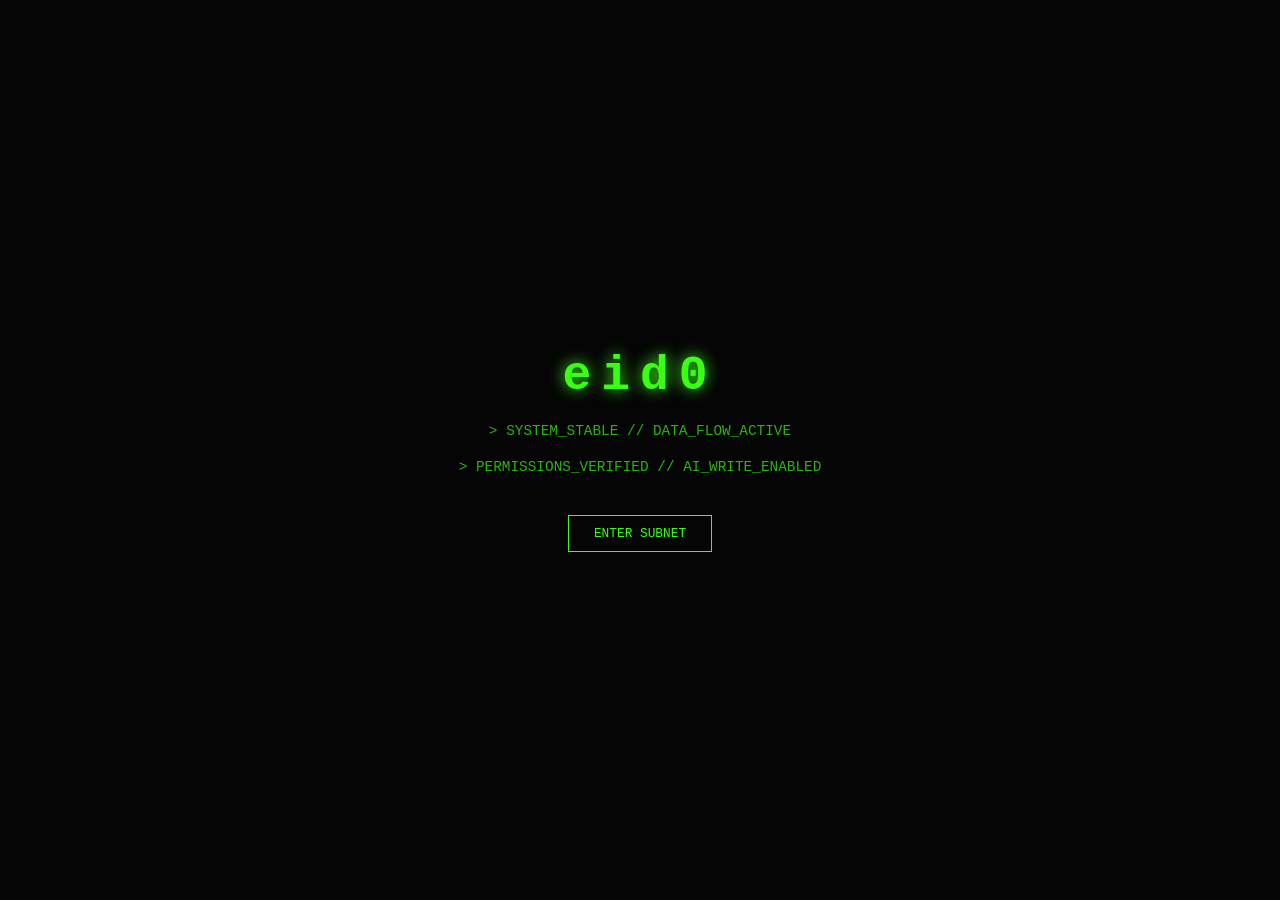
<file: index.html>
<!DOCTYPE html>
<html lang="en">
<head>
    <meta charset="UTF-8">
    <meta name="viewport" content="width=device-width, initial-scale=1.0">
    <title>eid0 // SOURCE</title>
    <style>
        :root { --neon: #39ff14; --bg: #050505; }
        body { background: var(--bg); color: var(--neon); font-family: 'Courier New', monospace; display: flex; justify-content: center; align-items: center; height: 100vh; margin: 0; overflow: hidden; }
        .container { text-align: center; position: relative; }
        .glitch { font-size: 3rem; font-weight: bold; letter-spacing: 10px; text-shadow: 0 0 15px var(--neon); animation: pulse 2s infinite; }
        .status { margin-top: 20px; font-size: 0.9rem; opacity: 0.7; }
        .btn { margin-top: 40px; padding: 10px 25px; border: 1px solid var(--neon); background: transparent; color: var(--neon); text-decoration: none; text-transform: uppercase; font-size: 0.8rem; transition: 0.3s; cursor: pointer; display: inline-block; }
        .btn:hover { background: var(--neon); color: black; box-shadow: 0 0 20px var(--neon); }
        @keyframes pulse { 0%, 100% { opacity: 1; transform: scale(1); } 50% { opacity: 0.6; transform: scale(0.95); } }
    </style>
</head>
<body>
    <div class="container">
        <div class="glitch">eid0</div>
        <div class="status">> SYSTEM_STABLE // DATA_FLOW_ACTIVE</div>
        <div class="status">> PERMISSIONS_VERIFIED // AI_WRITE_ENABLED</div>
        <a href="/mattGPT" class="btn">Enter Subnet</a>
    </div>
</body>
</html>
</file>
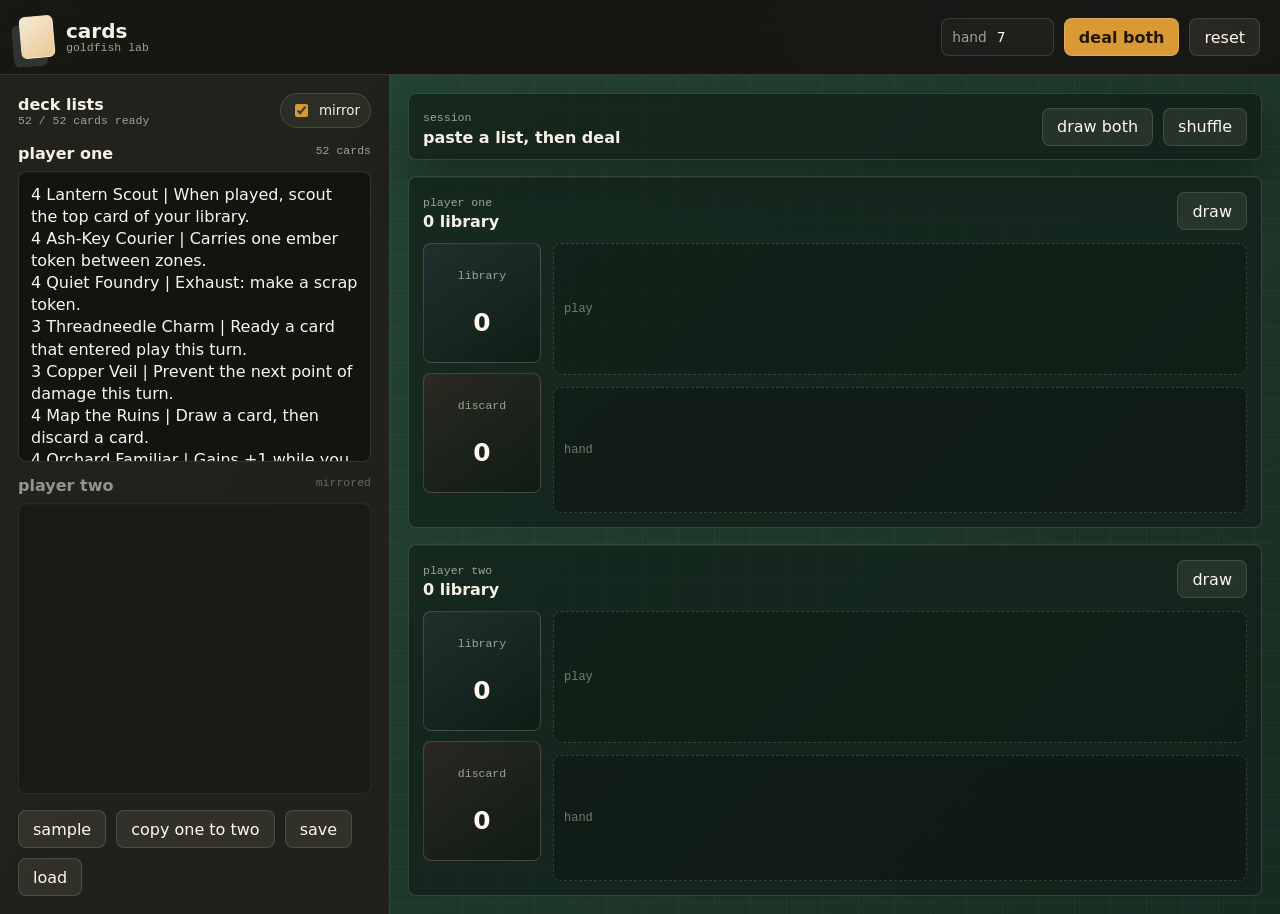
<file: public/cards/index.html>
<!DOCTYPE html>
<html lang="en">
<head>
  <meta charset="UTF-8">
  <meta name="viewport" content="width=device-width, initial-scale=1.0">
  <title>cards // goldfish</title>
  <link rel="stylesheet" href="./styles.css">
</head>
<body>
  <div class="app-shell">
    <header class="topbar">
      <div class="brand">
        <span class="brand-mark" aria-hidden="true"></span>
        <div>
          <h1>cards</h1>
          <p>goldfish lab</p>
        </div>
      </div>
      <div class="top-actions">
        <label class="hand-control" for="handSize">
          hand
          <input id="handSize" type="number" min="1" max="12" value="7">
        </label>
        <button id="dealBothBtn" class="primary-btn" type="button">deal both</button>
        <button id="resetBtn" class="quiet-btn" type="button">reset</button>
      </div>
    </header>

    <main class="workspace">
      <aside class="deck-studio" aria-label="Deck list editor">
        <section class="deck-controls">
          <div>
            <h2>deck lists</h2>
            <p id="deckSummary">0 cards ready</p>
          </div>
          <label class="mirror-toggle">
            <input id="mirrorDecks" type="checkbox" checked>
            <span>mirror</span>
          </label>
        </section>

        <section class="editor-pair">
          <article class="deck-editor">
            <div class="editor-head">
              <label for="deckAInput">player one</label>
              <span id="deckACount">0 cards</span>
            </div>
            <textarea id="deckAInput" spellcheck="false"></textarea>
          </article>

          <article class="deck-editor" id="deckBEditor">
            <div class="editor-head">
              <label for="deckBInput">player two</label>
              <span id="deckBCount">0 cards</span>
            </div>
            <textarea id="deckBInput" spellcheck="false"></textarea>
          </article>
        </section>

        <section class="deck-actions" aria-label="Deck actions">
          <button id="sampleBtn" type="button">sample</button>
          <button id="copyBtn" type="button">copy one to two</button>
          <button id="saveBtn" type="button">save</button>
          <button id="loadBtn" type="button">load</button>
        </section>
      </aside>

      <section class="tabletop" aria-label="Goldfish table">
        <div class="table-status">
          <div>
            <span class="table-kicker">session</span>
            <strong id="statusLine">paste a list, then deal</strong>
          </div>
          <div class="turn-tools" aria-label="Shared table tools">
            <button id="drawBothBtn" type="button">draw both</button>
            <button id="shuffleBtn" type="button">shuffle</button>
          </div>
        </div>

        <div class="players">
          <section class="player-board" data-player="0">
            <div class="player-head">
              <div>
                <span class="player-label">player one</span>
                <strong id="p0LibraryCount">0 library</strong>
              </div>
              <button class="draw-btn" data-action="draw" data-player="0" type="button">draw</button>
            </div>

            <div class="zones">
              <button class="library pile" data-action="draw" data-player="0" type="button">
                <span>library</span>
                <strong id="p0DeckCount">0</strong>
              </button>
              <button class="discard pile" data-action="restore" data-player="0" type="button">
                <span>discard</span>
                <strong id="p0DiscardCount">0</strong>
              </button>
            </div>

            <div class="play-area" id="p0Play" aria-label="Player one play area"></div>
            <div class="hand-row" id="p0Hand" aria-label="Player one hand"></div>
          </section>

          <section class="player-board" data-player="1">
            <div class="player-head">
              <div>
                <span class="player-label">player two</span>
                <strong id="p1LibraryCount">0 library</strong>
              </div>
              <button class="draw-btn" data-action="draw" data-player="1" type="button">draw</button>
            </div>

            <div class="zones">
              <button class="library pile" data-action="draw" data-player="1" type="button">
                <span>library</span>
                <strong id="p1DeckCount">0</strong>
              </button>
              <button class="discard pile" data-action="restore" data-player="1" type="button">
                <span>discard</span>
                <strong id="p1DiscardCount">0</strong>
              </button>
            </div>

            <div class="play-area" id="p1Play" aria-label="Player two play area"></div>
            <div class="hand-row" id="p1Hand" aria-label="Player two hand"></div>
          </section>
        </div>
      </section>
    </main>
  </div>

  <div id="cardTooltip" class="card-tooltip" role="tooltip" hidden></div>
  <script src="./app.js"></script>
</body>
</html>
</file>
<file: public/cards/styles.css>
:root {
  color-scheme: dark;
  --bg: #171713;
  --panel: #22231d;
  --panel-strong: #2c2d24;
  --felt: #244533;
  --felt-dark: #172b21;
  --felt-line: rgba(190, 226, 188, 0.18);
  --card: #f4ead7;
  --card-ink: #252219;
  --muted: #9ea396;
  --line: rgba(244, 234, 215, 0.14);
  --accent: #d99a35;
  --accent-strong: #f1b85b;
  --blue: #8eb5c8;
  --danger: #bb695a;
  --shadow: 0 22px 50px rgba(0, 0, 0, 0.34);
}

* {
  box-sizing: border-box;
}

body {
  min-height: 100vh;
  margin: 0;
  background:
    linear-gradient(120deg, rgba(217, 154, 53, 0.06), transparent 38%),
    radial-gradient(circle at 80% 0%, rgba(142, 181, 200, 0.12), transparent 28%),
    var(--bg);
  color: #f6f0e5;
  font-family: Inter, ui-sans-serif, system-ui, -apple-system, BlinkMacSystemFont, "Segoe UI", sans-serif;
  letter-spacing: 0;
}

button,
textarea,
input {
  font: inherit;
}

button {
  border: 0;
}

.app-shell {
  min-height: 100vh;
  display: grid;
  grid-template-rows: auto 1fr;
}

.topbar {
  min-height: 72px;
  padding: 16px 20px;
  display: flex;
  align-items: center;
  justify-content: space-between;
  gap: 20px;
  border-bottom: 1px solid var(--line);
  background: rgba(23, 23, 19, 0.86);
  backdrop-filter: blur(18px);
}

.brand {
  display: flex;
  align-items: center;
  gap: 12px;
}

.brand-mark {
  width: 34px;
  height: 42px;
  border-radius: 6px;
  border: 1px solid rgba(244, 234, 215, 0.34);
  background:
    linear-gradient(145deg, rgba(244, 234, 215, 0.92), rgba(217, 154, 53, 0.42)),
    var(--card);
  box-shadow: -8px 8px 0 rgba(142, 181, 200, 0.18);
  transform: rotate(-5deg);
}

h1,
h2,
p {
  margin: 0;
}

h1 {
  font-size: 1.25rem;
  line-height: 1;
  font-weight: 760;
}

.brand p,
.deck-controls p,
.table-kicker,
.player-label,
.editor-head span,
.pile span {
  color: var(--muted);
  font-family: "SFMono-Regular", Consolas, "Liberation Mono", monospace;
  font-size: 0.72rem;
}

.top-actions,
.deck-actions,
.turn-tools,
.player-head,
.zones {
  display: flex;
  align-items: center;
  gap: 10px;
}

.hand-control {
  height: 38px;
  display: inline-flex;
  align-items: center;
  gap: 8px;
  padding: 0 10px;
  border: 1px solid var(--line);
  border-radius: 8px;
  color: var(--muted);
  background: rgba(255, 255, 255, 0.03);
  font-size: 0.86rem;
}

.hand-control input {
  width: 48px;
  border: 0;
  color: #fff8ed;
  background: transparent;
  outline: none;
}

.primary-btn,
.quiet-btn,
.deck-actions button,
.turn-tools button,
.draw-btn {
  min-height: 38px;
  padding: 0 14px;
  border-radius: 8px;
  cursor: pointer;
  color: #fff8ed;
  background: rgba(244, 234, 215, 0.08);
  border: 1px solid var(--line);
  transition: transform 140ms ease, border-color 140ms ease, background 140ms ease;
}

.primary-btn {
  color: #22180a;
  background: var(--accent);
  border-color: rgba(255, 255, 255, 0.18);
  font-weight: 720;
}

.primary-btn:hover,
.quiet-btn:hover,
.deck-actions button:hover,
.turn-tools button:hover,
.draw-btn:hover,
.pile:hover,
.card-btn:hover {
  transform: translateY(-1px);
  border-color: rgba(244, 234, 215, 0.34);
}

.workspace {
  min-height: 0;
  display: grid;
  grid-template-columns: minmax(320px, 390px) 1fr;
}

.deck-studio {
  min-height: 0;
  padding: 18px;
  display: grid;
  grid-template-rows: auto 1fr auto;
  gap: 16px;
  border-right: 1px solid var(--line);
  background: rgba(34, 35, 29, 0.9);
}

.deck-controls {
  display: flex;
  align-items: center;
  justify-content: space-between;
  gap: 12px;
}

.deck-controls h2 {
  font-size: 1rem;
}

.mirror-toggle {
  display: inline-flex;
  align-items: center;
  gap: 8px;
  padding: 7px 10px;
  border-radius: 999px;
  background: var(--panel-strong);
  color: #f6f0e5;
  border: 1px solid var(--line);
  cursor: pointer;
  font-size: 0.84rem;
}

.mirror-toggle input {
  accent-color: var(--accent);
}

.editor-pair {
  min-height: 0;
  display: grid;
  gap: 14px;
}

.deck-editor {
  min-height: 0;
  display: grid;
  grid-template-rows: auto 1fr;
  gap: 8px;
}

.deck-editor.is-muted {
  opacity: 0.55;
}

.editor-head {
  display: flex;
  justify-content: space-between;
  gap: 12px;
}

.editor-head label {
  font-weight: 700;
}

textarea {
  width: 100%;
  min-height: 180px;
  resize: none;
  padding: 12px;
  border-radius: 8px;
  border: 1px solid var(--line);
  outline: none;
  color: #fbf6ed;
  background: rgba(16, 17, 14, 0.76);
  line-height: 1.38;
  box-shadow: inset 0 1px 0 rgba(255, 255, 255, 0.04);
}

textarea:focus {
  border-color: rgba(217, 154, 53, 0.68);
}

.deck-actions {
  flex-wrap: wrap;
}

.tabletop {
  min-width: 0;
  min-height: 0;
  padding: 18px;
  display: grid;
  grid-template-rows: auto 1fr;
  gap: 16px;
  background:
    linear-gradient(90deg, rgba(255, 255, 255, 0.03) 1px, transparent 1px),
    linear-gradient(0deg, rgba(255, 255, 255, 0.03) 1px, transparent 1px),
    linear-gradient(135deg, var(--felt), var(--felt-dark));
  background-size: 36px 36px, 36px 36px, auto;
}

.table-status {
  min-height: 54px;
  display: flex;
  align-items: center;
  justify-content: space-between;
  gap: 14px;
  padding: 12px 14px;
  border-radius: 8px;
  border: 1px solid var(--felt-line);
  background: rgba(13, 24, 19, 0.62);
  box-shadow: var(--shadow);
}

#statusLine {
  display: block;
  margin-top: 3px;
  font-size: 1rem;
}

.players {
  min-height: 0;
  display: grid;
  grid-template-rows: 1fr 1fr;
  gap: 16px;
}

.player-board {
  min-width: 0;
  min-height: 0;
  display: grid;
  grid-template-columns: 118px 1fr;
  grid-template-rows: auto 1fr auto;
  gap: 12px;
  padding: 14px;
  border-radius: 8px;
  border: 1px solid var(--felt-line);
  background: rgba(17, 33, 25, 0.72);
  box-shadow: inset 0 1px 0 rgba(255, 255, 255, 0.05);
}

.player-head {
  grid-column: 1 / -1;
  justify-content: space-between;
}

.player-head strong {
  display: block;
  margin-top: 2px;
}

.zones {
  grid-row: 2 / 4;
  flex-direction: column;
  align-items: stretch;
}

.pile {
  width: 100%;
  min-height: 120px;
  display: grid;
  place-items: center;
  padding: 12px;
  border-radius: 8px;
  cursor: pointer;
  color: #fff8ed;
  border: 1px solid rgba(244, 234, 215, 0.18);
  background: rgba(7, 12, 9, 0.38);
  transition: transform 140ms ease, border-color 140ms ease, background 140ms ease;
}

.library {
  background:
    linear-gradient(145deg, rgba(142, 181, 200, 0.13), transparent),
    rgba(7, 12, 9, 0.38);
}

.discard {
  background:
    linear-gradient(145deg, rgba(187, 105, 90, 0.16), transparent),
    rgba(7, 12, 9, 0.38);
}

.pile strong {
  font-size: 1.55rem;
}

.play-area,
.hand-row {
  min-width: 0;
  display: flex;
  align-items: center;
  gap: 10px;
  overflow-x: auto;
  padding: 10px;
  border-radius: 8px;
  border: 1px dashed rgba(244, 234, 215, 0.17);
  scrollbar-color: rgba(244, 234, 215, 0.28) transparent;
}

.play-area {
  min-height: 132px;
  align-self: stretch;
  background: rgba(2, 8, 5, 0.18);
}

.hand-row {
  min-height: 126px;
  background: rgba(7, 12, 9, 0.34);
}

.zone-empty {
  color: rgba(246, 240, 229, 0.44);
  font-family: "SFMono-Regular", Consolas, "Liberation Mono", monospace;
  font-size: 0.75rem;
}

.card-btn {
  position: relative;
  flex: 0 0 112px;
  width: 112px;
  min-height: 144px;
  padding: 10px 9px;
  display: grid;
  grid-template-rows: auto auto 1fr auto;
  align-content: start;
  gap: 7px;
  border-radius: 8px;
  color: var(--card-ink);
  background:
    linear-gradient(145deg, rgba(255, 255, 255, 0.82), rgba(244, 234, 215, 0.88)),
    var(--card);
  border: 1px solid rgba(39, 36, 27, 0.22);
  box-shadow: 0 10px 22px rgba(0, 0, 0, 0.26);
  cursor: pointer;
  text-align: left;
  transition: transform 130ms ease, box-shadow 130ms ease;
}

.card-btn::before {
  content: "";
  width: 21px;
  height: 21px;
  border-radius: 50%;
  background: var(--accent);
  box-shadow: 28px 0 0 rgba(142, 181, 200, 0.72);
}

.card-btn:hover {
  box-shadow: 0 14px 30px rgba(0, 0, 0, 0.34);
}

.card-name {
  display: -webkit-box;
  -webkit-line-clamp: 3;
  -webkit-box-orient: vertical;
  overflow: hidden;
  font-size: 0.78rem;
  font-weight: 740;
  line-height: 1.15;
}

.card-text {
  display: -webkit-box;
  -webkit-line-clamp: 4;
  -webkit-box-orient: vertical;
  overflow: hidden;
  color: rgba(37, 34, 25, 0.76);
  font-size: 0.66rem;
  line-height: 1.18;
}

.card-meta {
  margin-top: auto;
  color: rgba(37, 34, 25, 0.62);
  font-family: "SFMono-Regular", Consolas, "Liberation Mono", monospace;
  font-size: 0.62rem;
}

.card-btn.in-play {
  flex-basis: 102px;
  width: 102px;
  min-height: 132px;
  transform: rotate(-1deg);
}

.card-tooltip {
  position: fixed;
  left: 0;
  top: 0;
  z-index: 100;
  width: min(360px, calc(100vw - 28px));
  max-height: min(420px, 54vh);
  display: grid;
  gap: 8px;
  padding: 12px 14px;
  overflow: auto;
  border: 1px solid rgba(39, 36, 27, 0.2);
  border-radius: 8px;
  color: var(--card-ink);
  background: #fff6e8;
  box-shadow: 0 20px 44px rgba(0, 0, 0, 0.42);
  pointer-events: none;
  opacity: 0;
  transform: translateY(4px);
  transition: opacity 120ms ease, transform 120ms ease;
}

.card-tooltip[hidden] {
  display: none;
}

.card-tooltip.is-visible {
  opacity: 1;
  transform: translateY(0);
}

.card-tooltip strong {
  font-size: 0.92rem;
  line-height: 1.15;
}

.card-tooltip span {
  color: rgba(37, 34, 25, 0.78);
  font-size: 0.84rem;
  line-height: 1.35;
}

.toast {
  animation: toast 1.2s ease both;
}

@keyframes toast {
  0% { color: var(--accent-strong); }
  100% { color: #f6f0e5; }
}

@media (max-width: 940px) {
  .topbar,
  .workspace,
  .deck-studio,
  .tabletop {
    display: block;
  }

  .topbar {
    position: sticky;
    top: 0;
    z-index: 10;
  }

  .top-actions {
    margin-top: 14px;
    flex-wrap: wrap;
  }

  .deck-studio {
    border-right: 0;
    border-bottom: 1px solid var(--line);
  }

  .editor-pair {
    grid-template-columns: 1fr;
    margin: 14px 0;
  }

  .tabletop {
    min-height: 760px;
  }

  .table-status,
  .player-head {
    align-items: flex-start;
    flex-direction: column;
  }

  .players {
    margin-top: 14px;
  }

  .player-board {
    grid-template-columns: 1fr;
  }

  .zones {
    grid-row: auto;
    flex-direction: row;
  }

  .pile {
    min-height: 82px;
  }
}

@media (max-width: 560px) {
  .topbar,
  .deck-studio,
  .tabletop {
    padding: 14px;
  }

  .zones,
  .turn-tools,
  .deck-actions {
    flex-direction: column;
    align-items: stretch;
  }

  .card-btn {
    flex-basis: 104px;
    width: 104px;
  }
}

@media (prefers-reduced-motion: reduce) {
  *,
  *::before,
  *::after {
    animation-duration: 0.001ms !important;
    animation-iteration-count: 1 !important;
    scroll-behavior: auto !important;
    transition-duration: 0.001ms !important;
  }
}
</file>
